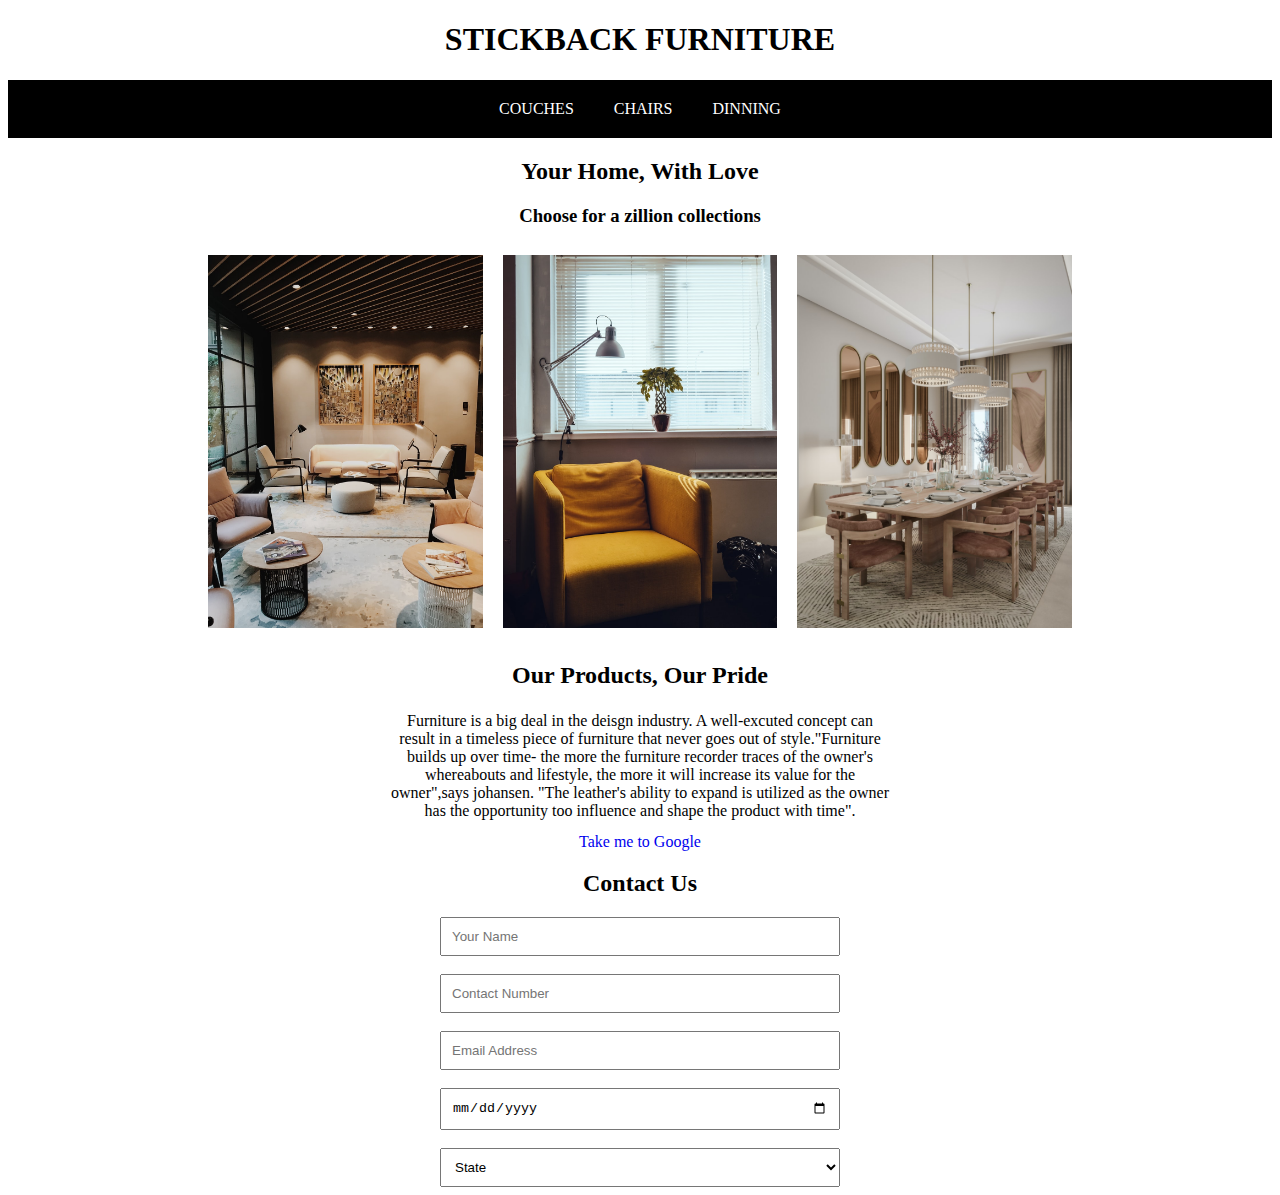
<file: task 1/index.html>
<!DOCTYPE html>
<html>
    <head>
        <title>STICKBACK FURNITURE</title>
        <style>
            *
            {
                box-sizing: border-box;
            }
            input,select {
            padding: 10px;
                width: 400px;
            }
            
        </style>
    </head>
    <body>
        <header>
            <h1 align="center">
                STICKBACK FURNITURE
            </h1>
        </header>

        <nav>
            <table cellspacing="0" cellpadding="0" width="100%">
                <tr bgcolor="black">
                    <td>
                        <table border="0" cellspacing="0"  cellpadding="20%" align="center" >
                            <tr>
                                <td align="center" style="color: #ffffff;">COUCHES</td>
                                <td align="center" style="color: #ffffff;">CHAIRS</td>
                                <td align="center" style="color: #ffffff;">DINNING</td>
                            </tr>
                        </table>
                    </td>
                </tr>
            </table>
        </nav>

        <section>
            <h2 align="center">
                <b>Your Home, With Love</b>
            </h2>
            <h3 align="center">
                <b>Choose for a zillion collections</b>
            </h3>

            <table cellspacing="0" cellpadding="10%" width="70%"  align="center">
                <tr>
                    <td  align="right">
                        <img src="img/couches.png" width="100%"/>
                    </td>
                    <td  align="center" >
                        <img src="img/chairs.png" width="100%"/>
                    </td>
                    <td  align="left" >
                        <img src="img/dining.png" width="100%"/>
                    </td>
                </tr>
            </table>
        </section>

        <article>
            <h2 align="center">
                Our Products, Our Pride
            </h2>

            <table align="center" width="40%">
                <tr>
                    <td align="center">
                    Furniture is a big deal in the deisgn industry. A well-excuted concept can result in a timeless piece of 
                    furniture that never goes out of style."Furniture builds up over time- the more the furniture recorder traces of the owner's 
                    whereabouts and lifestyle, the more it will increase its value for the owner",says johansen. "The leather's ability to expand
                    is utilized as the owner has the opportunity too influence and shape the product with time".
                    </td>
                </tr>
            </table>

            <div align="center" style="margin-top: 10px;">
            <a href="https://www.google.com" target="_blank" style="text-decoration: none;">Take me to Google</a></div>

            <h2 align="center">Contact Us</h2>
        </article>
        
        <footer>
            <form align="center" method="post">
                <input  type="name" placeholder="Your Name"><br><br>
                <input  type="number" placeholder="Contact Number"><br><br>
                <input  type="email"placeholder="Email Address"><br><br>
                <input  type="date" placeholder="Year of Birth" id="date"><br><br>
                <select type="option">
                    <option selected disabled>State</option>
                    <option>Tamilnadu</option>
                    <option>Karnataka</option>
                    <option>Kerala</option>
                </select>
            </form>
        </footer>

    </body>
</html>
</file>
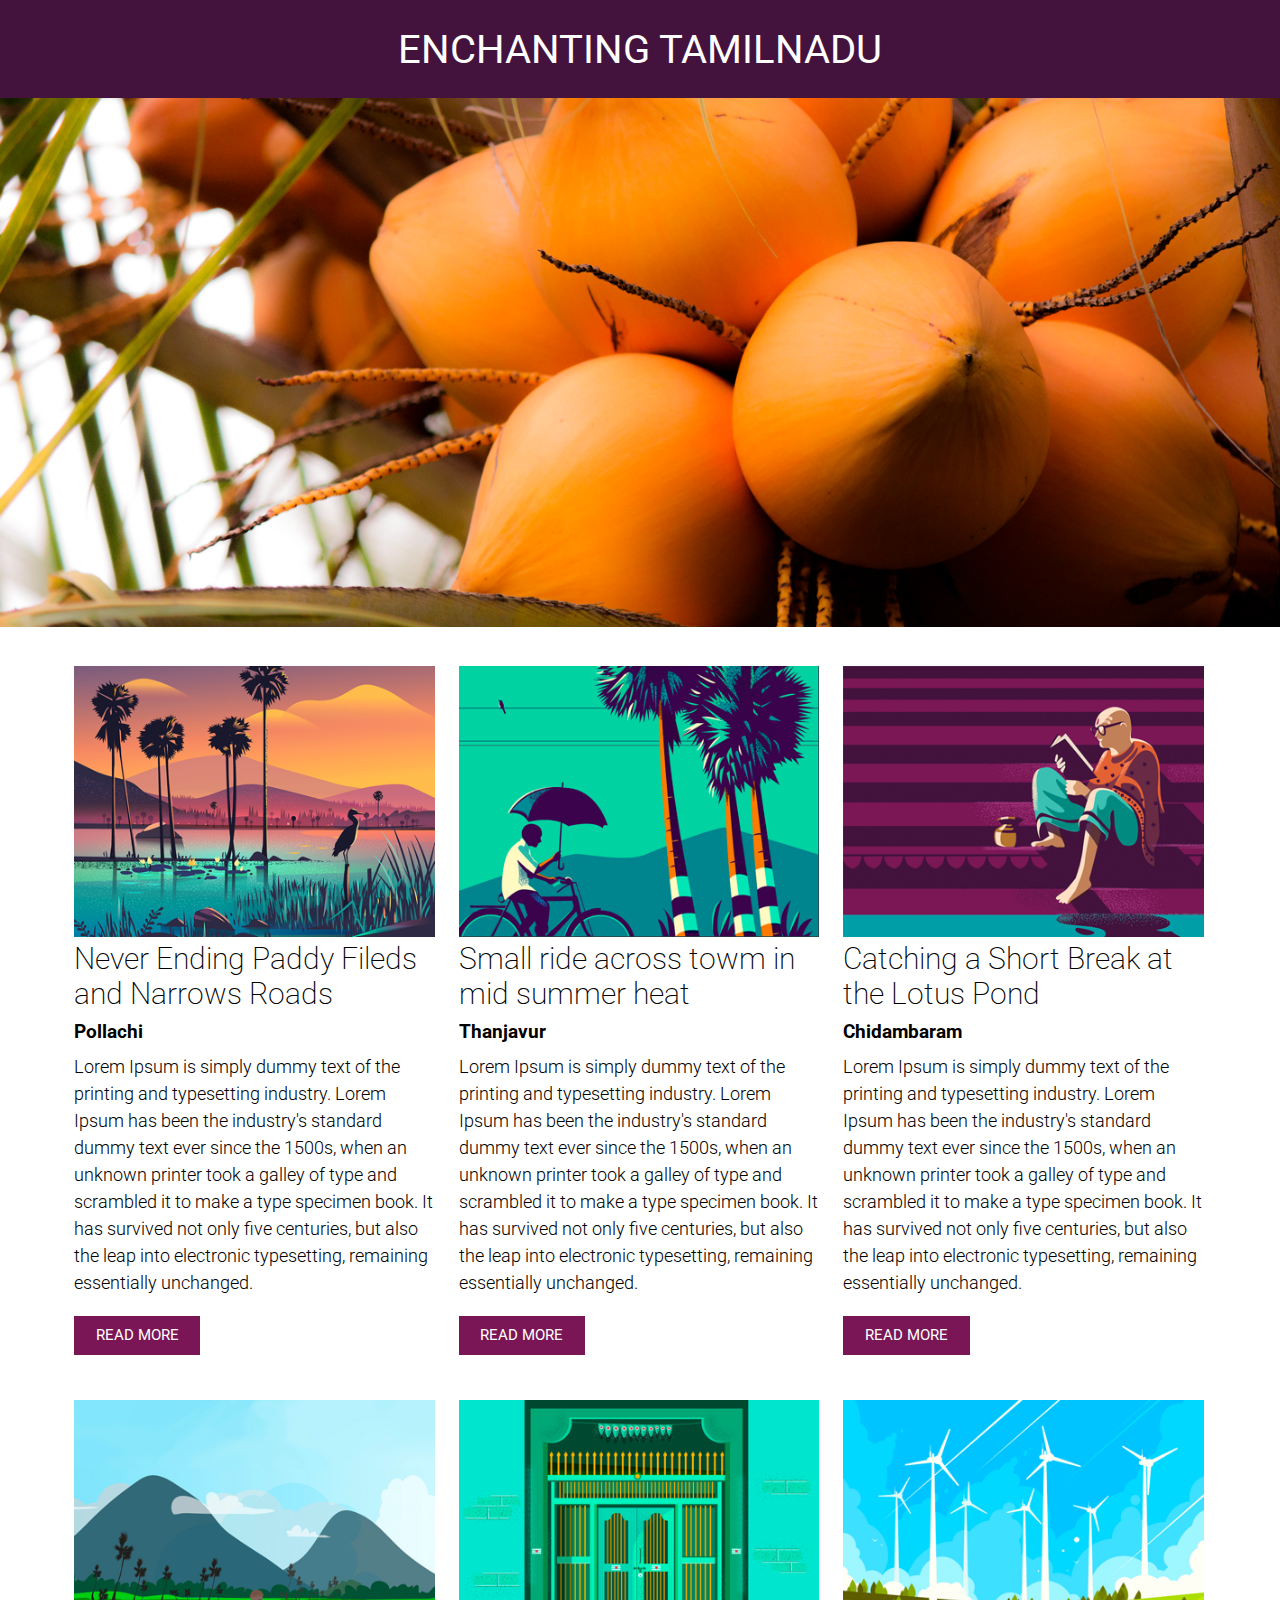
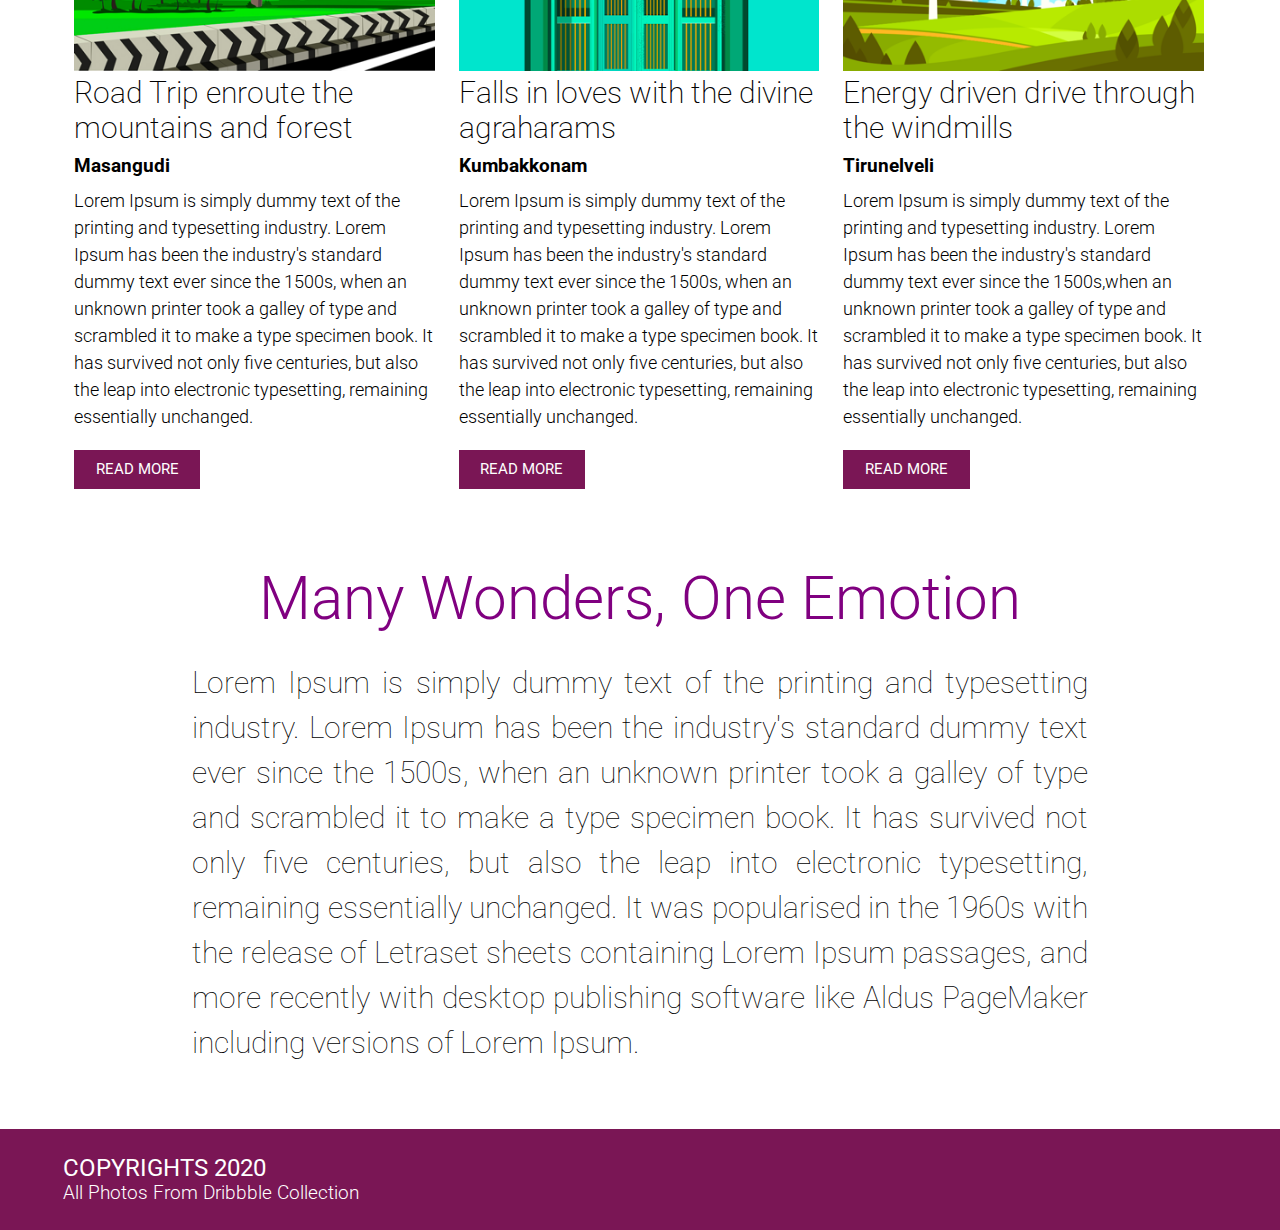
<file: task 2/index.html>
<!DOCTYPE html>
<html>
    <head>
        <title>ENCHANTING TAMILNADU</title>
        <link rel="preconnect" href="https://fonts.googleapis.com"/>
        <link rel="preconnect" href="https://fonts.gstatic.com" crossorigin/>
        <link href="https://fonts.googleapis.com/css2?family=Roboto:ital,wght@0,100;0,300;0,500;0,700;0,900;1,100&display=swap" rel="stylesheet"/>
        <link rel="stylesheet" href="css/style.css"/>
    </head>

    <body>
        <header>
            ENCHANTING TAMILNADU
        </header>
        <div class="Main-image ">
            <img src="img/cover.png" />
        </div>


        <div class="containerBox">
            <div class="cards">
                <div>
                    <img src="img/pollachi.png" alt="Pollachi image"/>
                </div>
                <div class="cards-header">
                    <h2>Never Ending Paddy Fileds and Narrows Roads</h2>
                </div>
                <h3>Pollachi</h3>
                <div class="cards-article">
                    <p>
                    Lorem Ipsum is simply dummy text of the printing and
                    typesetting industry. Lorem Ipsum has been the
                    industry's standard dummy text ever since the 1500s,
                    when an unknown printer took a galley of type and
                    scrambled it to make a type specimen book. It has
                    survived not only five centuries, but also the leap into
                    electronic typesetting, remaining essentially
                    unchanged.</p>
                </div>
                <button>READ MORE</button>
            </div>
            <div class="cards">
                <div>
                    <img src="img/thanjavur.png" alt="Thanjavur image"/>
                </div>
                <div class="cards-header">
                    <h2>Small ride across towm in mid summer heat</h2>
                 </div>
                <h3>Thanjavur</h3>
                <div class="cards-article">
                    <p>
                    Lorem Ipsum is simply dummy text of the printing and
                    typesetting industry. Lorem Ipsum has been the
                    industry's standard dummy text ever since the 1500s,
                    when an unknown printer took a galley of type and
                    scrambled it to make a type specimen book. It has
                    survived not only five centuries, but also the leap into
                    electronic typesetting, remaining essentially
                    unchanged.</p>
                </div>
                <button>READ MORE</button>
            </div>
            <div class="cards">
                <div>
                    <img src="img/chidambaram.png" alt="Chidambaram image "/>
                </div>
                <div class="cards-header">
                    <h2>Catching a Short Break at the Lotus Pond</h2>
                </div>
                <h3>Chidambaram</h3>
                <div class="cards-article">
                    <p>
                    Lorem Ipsum is simply dummy text of the printing and
                    typesetting industry. Lorem Ipsum has been the
                    industry's standard dummy text ever since the 1500s,
                    when an unknown printer took a galley of type and
                    scrambled it to make a type specimen book. It has
                    survived not only five centuries, but also the leap into
                    electronic typesetting, remaining essentially
                    unchanged.
                    </p>
                </div>
                <button>READ MORE</button>
            </div>
        </div>

        <div class="containerBox">
            <div class="cards">
                <div>
                    <img src="img/masangudi.png" alt="Masangudi image"/>
                </div>
                <div class="cards-header">
                    <h2>Road Trip enroute the mountains and forest</h2>
                </div>
                <h3>Masangudi</h3>
                <div class="cards-article">
                    <p>
                    Lorem Ipsum is simply dummy text of the printing and
                    typesetting industry. Lorem Ipsum has been the
                    industry's standard dummy text ever since the 1500s,
                    when an unknown printer took a galley of type and
                    scrambled it to make a type specimen book. It has
                    survived not only five centuries, but also the leap into
                    electronic typesetting, remaining essentially
                    unchanged.
                    </p>
                </div>
                <button>READ MORE</button>
            </div>
            <div class="cards">
                <div>
                    <img src="img/kumbakonam.png" alt="Kumbakkonam image"/>
                </div>
                <div class="cards-header">
                    <h2>Falls in loves with the divine agraharams</h2>
                </div>
                <h3>Kumbakkonam</h3>
                <div class="cards-article">
                    <p>
                    Lorem Ipsum is simply dummy text of the printing and
                    typesetting industry. Lorem Ipsum has been the
                    industry's standard dummy text ever since the 1500s,
                    when an unknown printer took a galley of type and
                    scrambled it to make a type specimen book. It has
                    survived not only five centuries, but also the leap into
                    electronic typesetting, remaining essentially
                    unchanged.</p>
                </div>
                <button>READ MORE</button>
            </div>
            <div class="cards">
                <div>
                    <img src="img/tirunelveli.png" alt="Tirunelveli image"/>
                </div>
                <div class="cards-header">
                    <h2>Energy driven drive through the windmills</h2>
                </div>
                <h3>Tirunelveli</h3>
                <div class="cards-article">
                    <p>
                    Lorem Ipsum is simply dummy text of the printing and typesetting industry. Lorem Ipsum has been the
                    industry's standard dummy text ever since the 1500s,when an unknown printer took a galley of type and
                    scrambled it to make a type specimen book. It has survived not only five centuries, but also the leap into
                    electronic typesetting, remaining essentially unchanged.</p>
                </div>
                <button>READ MORE</button>
            </div>
        </div>

        <section>
            <div class="section-header">
                <p>Many Wonders, One Emotion</p>
            </div>

            <p class="section-article">Lorem Ipsum is simply dummy text of the printing and typesetting industry. Lorem Ipsum has been 
                the industry's standard dummy text ever since the 1500s, when an unknown printer took a galley of
                type and scrambled it to make a type specimen book. It has survived not only five centuries, but also            
                the leap into electronic typesetting, remaining essentially unchanged. It was popularised in the
                1960s with the release of Letraset sheets containing Lorem Ipsum passages, and more recently with
                desktop publishing software like Aldus PageMaker including versions of Lorem Ipsum.</p>
        </section>

        <footer>
            <h2>COPYRIGHTS 2020</h2>
            <h3>All Photos From Dribbble Collection</h3>
        </footer>
    </body>

</html>
</file>
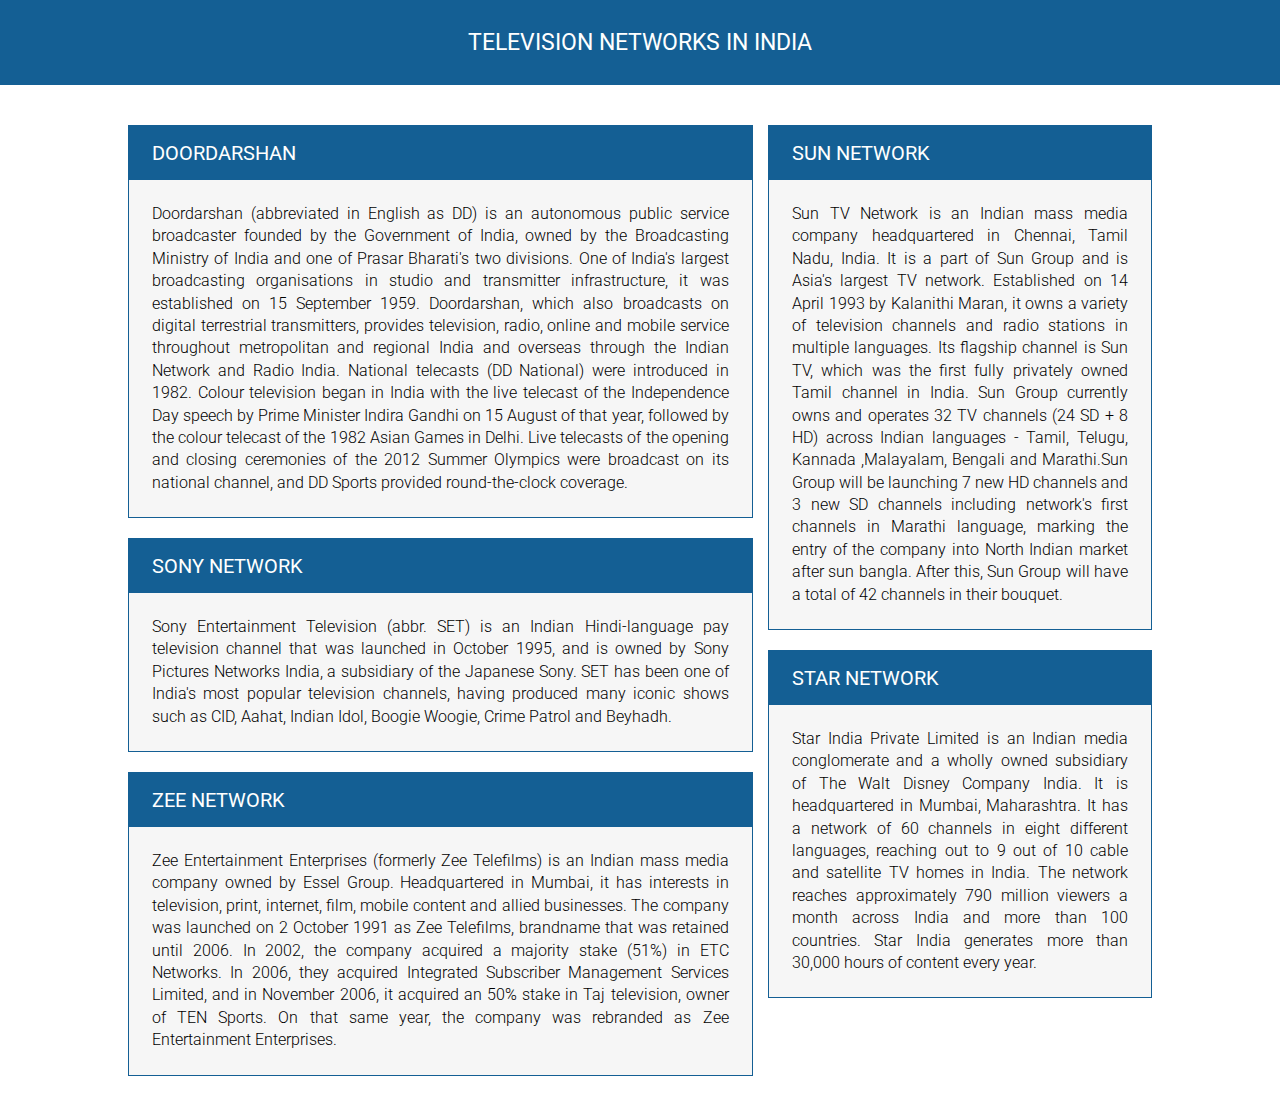
<file: task 4 /index.html>
<!DOCTYPE html>
<html>
    <head>
        <title>Television  Network In India</title>
        <link rel="preconnect" href="https://fonts.googleapis.com"/>
        <link rel="preconnect" href="https://fonts.gstatic.com" crossorigin/>
        <link href="https://fonts.googleapis.com/css2?family=Roboto:ital,wght@0,100;0,300;0,500;0,700;0,900;1,100&display=swap" rel="stylesheet"/>
        <meta name="viewport" content="width=device-width, initial-scale=1.0">
        <link rel="stylesheet" href="css/style1.css">
    </head>
    <body>
        <header>TELEVISION NETWORKS IN INDIA</header>

        <div class="containerBox">

            <div class="left">

                <div class="card">
                    <div class="card-header">DOORDARSHAN</div>
                        <div class="card-article">
                            Doordarshan (abbreviated in English as DD) is an autonomous public service broadcaster founded by the Government of India, 
                            owned by the Broadcasting Ministry of India and one of Prasar Bharati's two divisions. One of India's largest broadcasting organisations
                            in studio and transmitter infrastructure, it was established on 15 September 1959. Doordarshan, which also broadcasts on digital terrestrial 
                            transmitters, provides television, radio, online and mobile service throughout metropolitan and regional India and overseas through
                            the Indian Network and Radio India. National telecasts (DD National) were introduced in 1982. Colour television began in India with the
                            live telecast of the Independence Day speech by Prime Minister Indira Gandhi on 15 August of that year, followed by the colour telecast
                            of the 1982 Asian Games in Delhi. Live telecasts of the opening and closing ceremonies of the 2012 Summer Olympics were broadcast 
                            on its national channel, and DD Sports provided round-the-clock coverage.
                        </div>
                </div>

                <div class="card">
                    <div class="card-header">SONY NETWORK</div>
                        <div class="card-article">
                            Sony Entertainment Television (abbr. SET) is an Indian Hindi-language pay television channel that was launched
                            in October 1995, and is owned by Sony Pictures Networks India, a subsidiary of the Japanese Sony. 
                            SET has been one of India's most popular television channels, having produced many iconic shows such as CID, Aahat, Indian Idol, 
                            Boogie Woogie, Crime Patrol and Beyhadh.
                        </div>
                </div>

                <div  class="card">
                    <div class="card-header">ZEE NETWORK</div>
                        <div class="card-article">
                            Zee Entertainment Enterprises (formerly Zee Telefilms) is an Indian mass media company owned by Essel Group. Headquartered 
                            in Mumbai, it has interests in television, print, internet, film, mobile content and allied businesses. The company was launched 
                            on 2 October 1991 as Zee Telefilms, brandname that was retained until 2006. In 2002, the company acquired a majority stake (51%) 
                            in ETC Networks. In 2006, they acquired Integrated Subscriber Management Services Limited, and in November 2006, it acquired an 50%
                            stake in Taj television, owner of TEN Sports. On that same year, the company was rebranded as Zee Entertainment Enterprises.
                        </div>
                </div>
            </div>

            <div class="rght">
                <div class="card">
                    <div class="card-header">SUN NETWORK</div>
                        <div class="card-article">
                            Sun TV Network is an Indian mass media company headquartered in Chennai, Tamil Nadu, India. It is a part of Sun
                            Group and is Asia's largest TV network. Established on 14 April 1993 by Kalanithi Maran, it owns a variety of 
                            television channels and radio stations in multiple languages. Its flagship channel is Sun TV, which was the 
                            first fully privately owned Tamil channel in India. Sun Group currently owns and operates 32 TV channels (24 SD + 8 HD)
                            across Indian languages - Tamil, Telugu, Kannada ,Malayalam, Bengali and Marathi.Sun Group will be launching 7 new HD 
                            channels and 3 new SD channels including network's first channels in Marathi language, marking the entry of the company 
                            into North Indian market after sun bangla. After this, Sun Group will have a total of 42 channels in their bouquet.
                        </div>
                </div>

                <div class="card">
                    <div class="card-header">STAR NETWORK</div>
                        <div class="card-article">
                            Star India Private Limited is an Indian media conglomerate and a wholly owned subsidiary of The Walt Disney Company
                            India. It is headquartered in Mumbai, Maharashtra. It has a network of 60 channels in eight different languages,
                            reaching out to 9 out of 10 cable and satellite TV homes in India. The network reaches approximately 790 million 
                            viewers a month across India and more than 100 countries. Star India generates more than 30,000 hours of content every year.
                        </div>
                </div>
            </div>

            <div class="clearfix"></div>
            
        </div>
        

    </body>
</html>
</file>
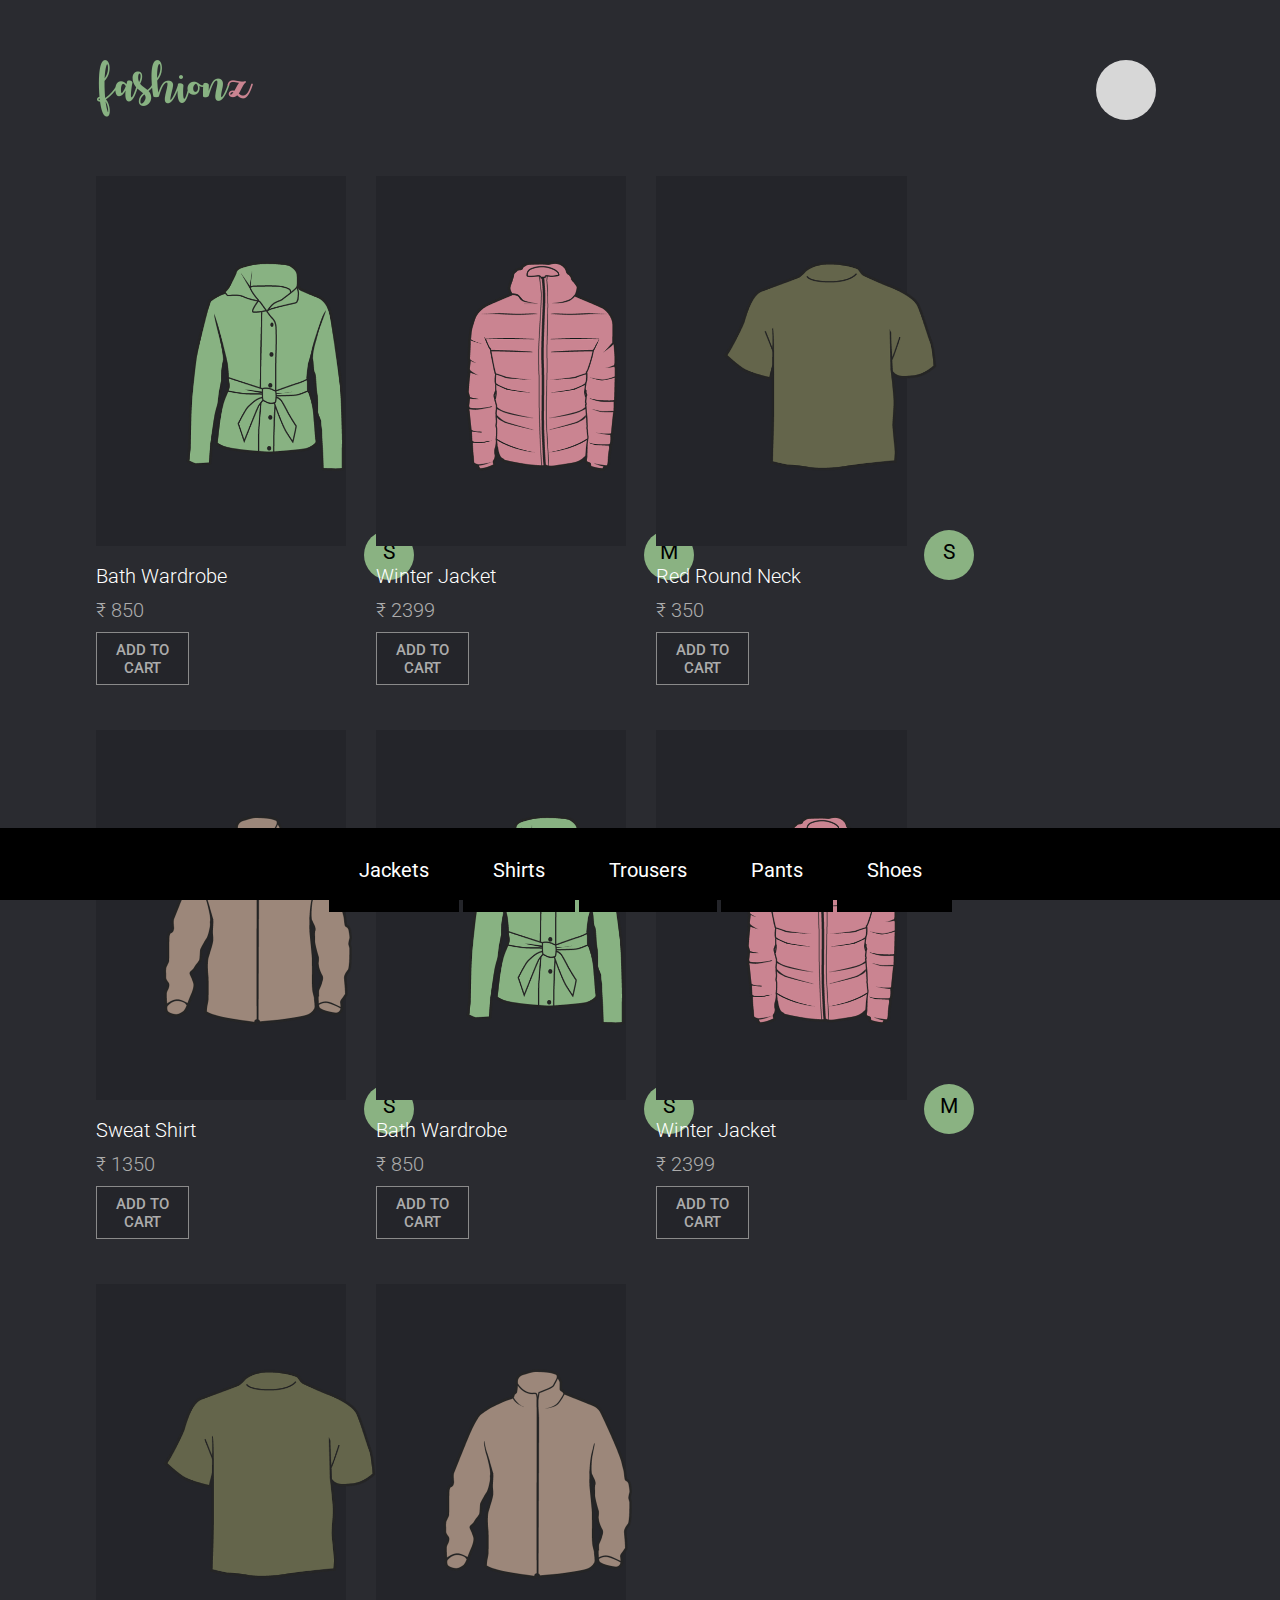
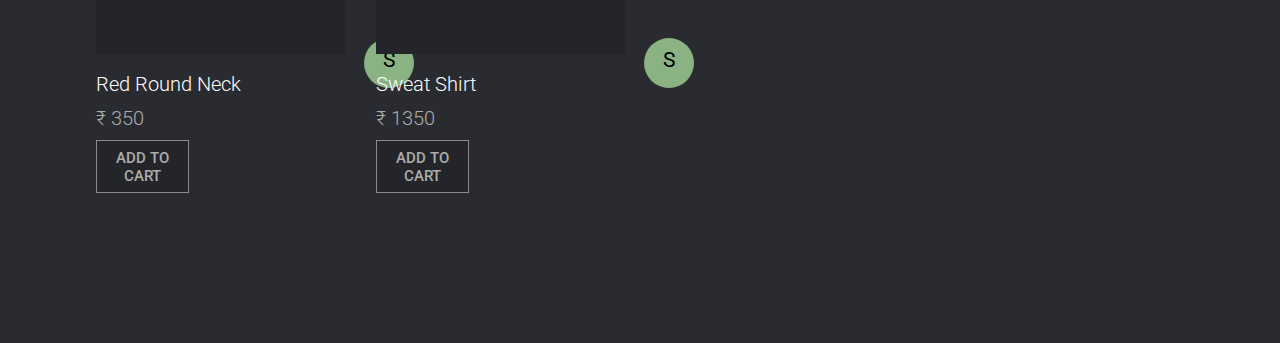
<file: task 6/index.html>
<!DOCTYPE html>
<html>
    <head>
        <title>Fashionz</title>
        <link rel="preconnect" href="https://fonts.googleapis.com"/>
        <link rel="preconnect" href="https://fonts.gstatic.com" crossorigin/>
        <link href="https://fonts.googleapis.com/css2?family=Roboto:ital,wght@0,100;0,300;0,500;0,700;0,900;1,100;1,400;1,500;1,700;1,900&display=swap" rel="stylesheet"/>
        <link rel="stylesheet" href="https://cdnjs.cloudflare.com/ajax/libs/font-awesome/6.3.0/css/all.min.css" 
        integrity="sha512-SzlrxWUlpfuzQ+pcUCosxcglQRNAq/DZjVsC0lE40xsADsfeQoEypE+enwcOiGjk/bSuGGKHEyjSoQ1zVisanQ==" crossorigin="anonymous" referrerpolicy="no-referrer" />
        <link rel="stylesheet" href="css/style.css"/>
    </head>
    <body>
            <div class="main">

                <div class="header" >
                    <div class="logo-image">
                        <img src="img/logo.png" alt="This is an logo image "/>
                    </div>
                    <div class="aside-circle"></div>
                    <div class="dropdown">
                        <div class="details"><a href="">My Account</a></div>
                        <div class="details"><a href="">My Orders</a></div>
                        <div class="details"><a href="">My Wish List</a></div>
                        <div class="details"><a href="">Logout</a></div>
                    </div>
                </div>

                <div class="container">

                    <div class="card">
                        <div class="tshirt-card-img">
                            <img src="img/shirt.png" alt="This is shirt image"/> 
                        </div>
                        <span class="star"><i class="fa-regular fa-star"></i>
                            <i class="star-fill fa-solid fa-star"></i>
                        </span>
                        <div class="word-circle">
                            <div class="circle">S</div>
                        </div>
                       <div class="description">
                            <h2>Bath Wardrobe</h2>
                            <p>₹ 850</p>
                            <button>ADD TO CART</button>  
                       </div>
                    </div>

                    <div class="card">
                        <div class="tshirt-card-img"><img src="img/jacket.png" alt="This is shirt image"/>
                        </div>
                        <span class="star">
                            <i class="fa-regular fa-star"></i>
                            <i class="star-fill fa-solid fa-star"></i>
                        </span>
                        <div class="word-circle">
                            <div class="circle">M</div>
                        </div>
                        <div class="description">
                            <h2>Winter Jacket</h2>
                            <p>₹ 2399</p>
                            <button>ADD TO CART</button>
                        </div>
                    </div>
                    

                    <div class="card">
                        <div class="jacket-card-img"><img src="img/tshirt.png" alt="This is shirt image"/>
                        </div>
                        <span class="star">
                            <i class="fa-regular fa-star"></i>
                            <i class="star-fill fa-solid fa-star"></i>
                        </span>
                        <div class="word-circle">
                            <div class="circle">S</div>
                        </div>
                        <div class="description">
                            <h2>Red Round Neck</h2>
                            <p>₹ 350</p>
                            <button>ADD TO CART</button>
                        </div>
                    </div>
                    
                    <div class="card">
                        <div class="jacket-card-img"><img src="img/sweatshirt.png" alt="This is shirt image"/>
                        </div>
                        <span class="star">
                            <i class="fa-regular fa-star"></i>
                            <i class="star-fill fa-solid fa-star"></i>
                        </span>
                        <div class="word-circle">
                            <div class="circle">S</div>
                        </div>
                        <div class="description">
                            <h2>Sweat Shirt</h2>
                            <p>₹ 1350</p>
                            <button>ADD TO CART</button>
                        </div>
                    </div>

                    <div class="card">
                        <div class="tshirt-card-img"><img src="img/shirt.png" alt="This is shirt image"/>
                        </div>
                        <span class="star">
                            <i class="fa-regular fa-star"></i>
                            <i class="star-fill fa-solid fa-star"></i>
                        </span>
                        <div class="word-circle">
                            <div class="circle">S</div>
                        </div>
                        <div class="description">
                            <h2>Bath Wardrobe</h2>
                            <p>₹ 850</p>
                            <button>
                                ADD TO CART
                            </button> 
                        </div> 
                    </div>

                    <div class="card">
                        <div class="tshirt-card-img"><img src="img/jacket.png" alt="This is shirt image"/>
                        </div>
                        <span class="star">
                            <i class="fa-regular fa-star"></i>
                            <i class="star-fill fa-solid fa-star"></i>
                        </span>
                        <div class="word-circle">
                            <div class="circle">M</div>
                        </div>
                        <div class="description">
                            <h2>Winter Jacket</h2>
                            <p>₹ 2399</p>
                            <button>ADD TO CART</button>
                        </div>
                    </div>
                    

                    <div class="card">
                        <div class="jacket-card-img"><img src="img/tshirt.png" alt="This is shirt image"/>
                        </div>
                        <span class="star">
                            <i class="fa-regular fa-star"></i>
                            <i class="star-fill fa-solid fa-star"></i>
                        </span>
                        <div class="word-circle">
                            <div class="circle">S</div>
                        </div>
                        <div class="description">
                            <h2>Red Round Neck</h2>
                            <p>₹ 350</p>
                            <button>ADD TO CART</button>
                        </div>
                    </div>
                    
                    <div class="card">
                        <div class="jacket-card-img"><img src="img/sweatshirt.png" alt="This is shirt image"/>
                        </div>
                        <span class="star">
                            <i class="fa-regular fa-star"></i>
                            <i class="star-fill fa-solid fa-star"></i>
                        </span>
                        <div class="word-circle">
                            <div class="circle">S</div>
                        </div>
                        <div class="description">
                            <h2>Sweat Shirt</h2>
                            <p>₹ 1350</p>
                            <button>ADD TO CART</button>
                        </div>
                    </div>
                
                
                </div>

            </div>   
            <footer>
                <span>Jackets</span>
                <span>Shirts</span>
                <span>Trousers</span>
                <span>Pants</span>
                <span>Shoes</span>
            </footer>
    </body>
    

</html>
</file>
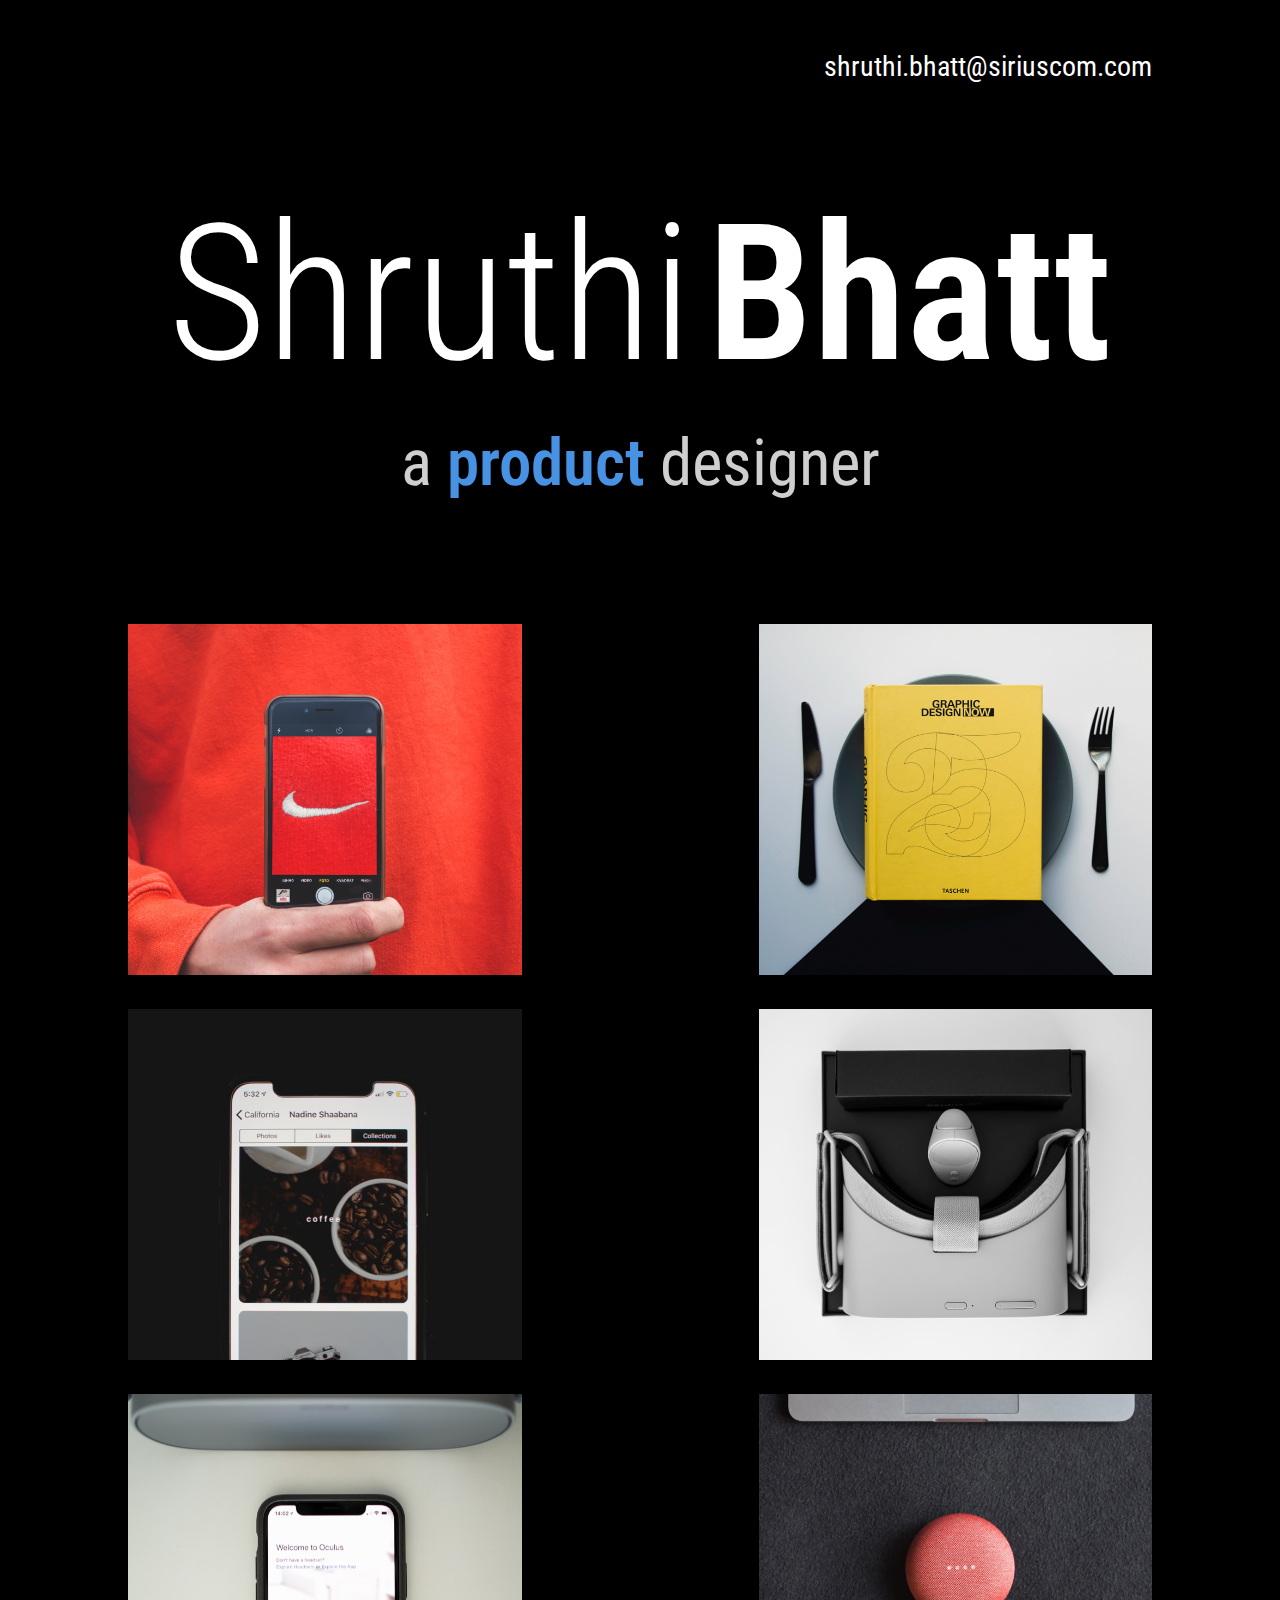
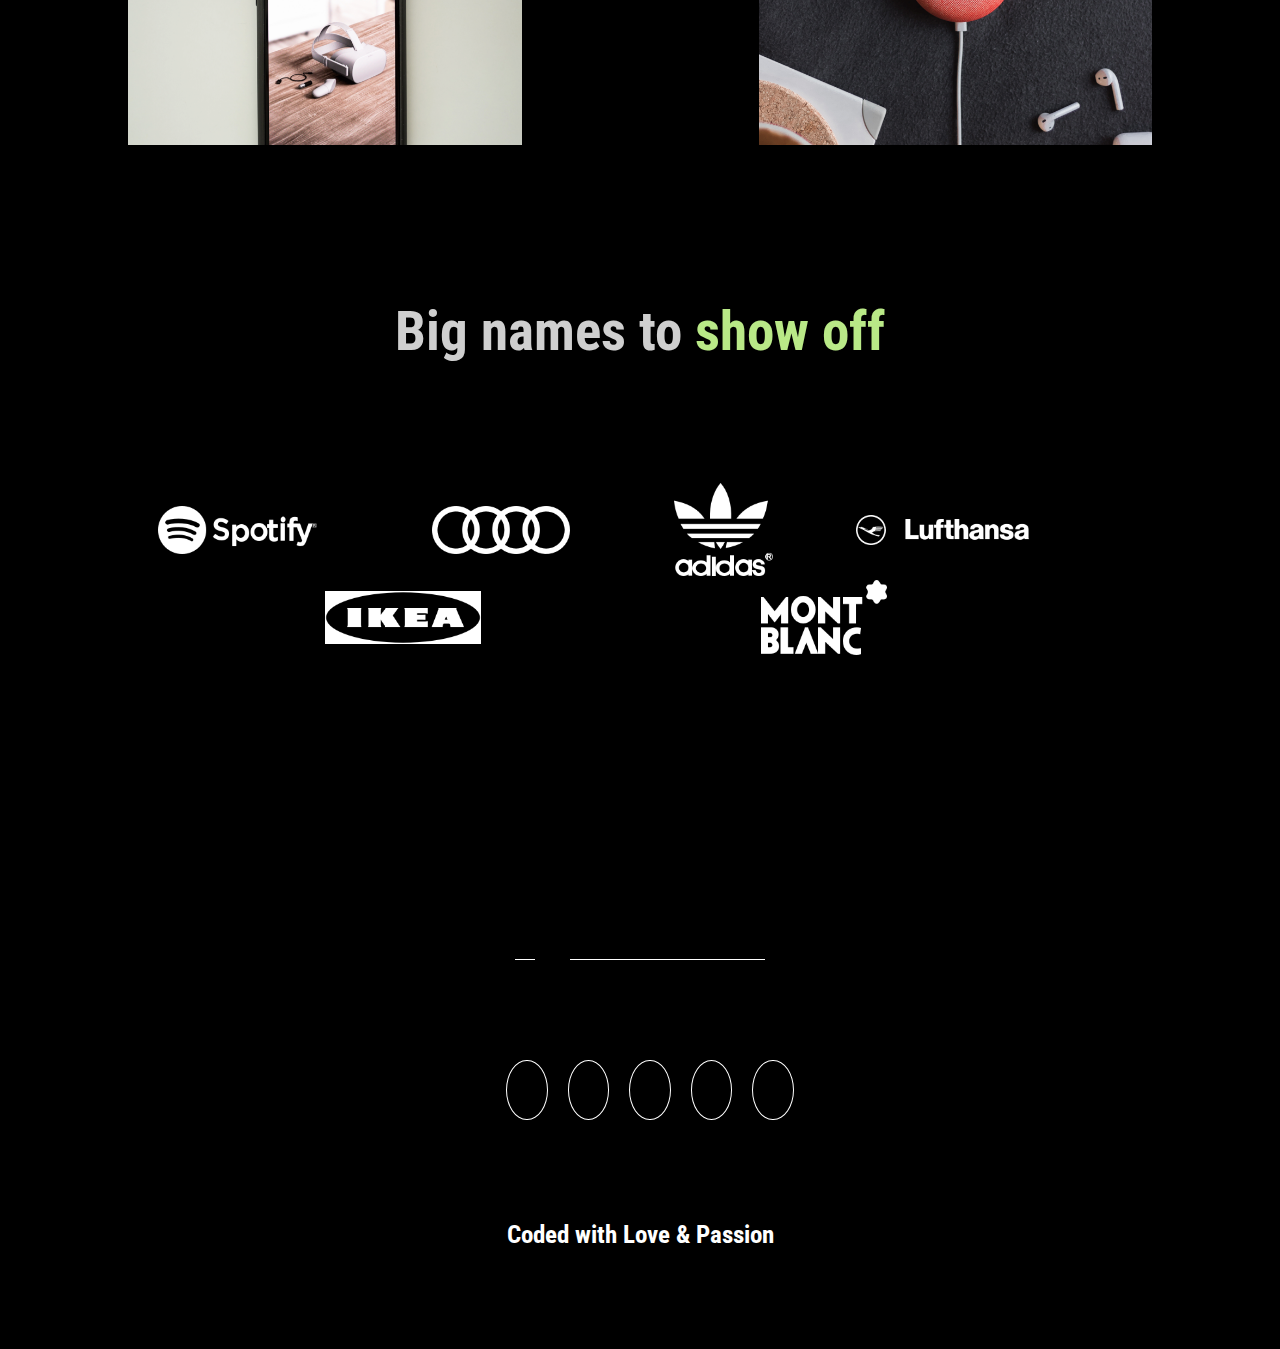
<file: task 7/index.html>
<!DOCTYPE html>
<html>
    <head>
        <title>Shruthi Bhatt</title>
        <link rel="preconnect" href="https://fonts.googleapis.com"/>
        <link rel="preconnect" href="https://fonts.gstatic.com" crossorigin/>
        <link href="https://fonts.googleapis.com/css2?family=Roboto:ital,wght@0,100;0,300;0,500;0,700;0,900;1,100;1,400;1,500;1,700;1,900&display=swap" rel="stylesheet"/>
        <link href="https://fonts.googleapis.com/css2?family=Roboto+Condensed:ital,wght@0,300;0,400;1,300;1,400&family=Roboto:ital,wght@0,100;0,300;0,500;0,700;0,900;1,100;1,400;1,500;1,700;1,900&display=swap" 
        rel="stylesheet"/>
        <link rel="stylesheet" href="https://cdnjs.cloudflare.com/ajax/libs/font-awesome/6.3.0/css/all.min.css" 
        integrity="sha512-SzlrxWUlpfuzQ+pcUCosxcglQRNAq/DZjVsC0lE40xsADsfeQoEypE+enwcOiGjk/bSuGGKHEyjSoQ1zVisanQ==" crossorigin="anonymous" referrerpolicy="no-referrer" />
        <meta name="viewport" content="width=device-width, initial-scale=1.0"/>
        <link rel="stylesheet" href="css/style.css"/>
    </head>

    <body>
        <!-- mail id in top-->
        <div class="mail">shruthi.bhatt@siriuscom.com</div>

        <!-- name in header-->
        <header class="name">
            <span class="first-name">Shruthi</span>
            <span class="second-name"> Bhatt </span>
            <p>a <span>product</span> designer</p>
        </header>

        <!-- Poster image-->
        <div class="card-container">
            <div class="card"><img src="img/rawpixel-769308-unsplash.png" alt="this is an image of the card"/></div>
            <div class="card"><img src="img/fancycrave-329196-unsplash.png" alt="this is an image of the card"/></div>
            <div class="card"><img src="img/nadine-shaabana-1112616-unsplash.png" alt="this is an image of the card"/></div>
            <div class="card"><img src="img/fikri-rasyid-689579-unsplash.png" alt="this is an image of the card"/></div>
            <div class="card"><img src="img/marc-mueller-654355-unsplash.png" alt="this is an image of the card"/></div>
            <div class="card"><img src="img/jeff-sheldon-3219-unsplash.png" alt="this is an image of the card"/></div>
        </div>

        <!-- artice-->
        <div class="article">Big names to <span>show off</span></div>

        <!--partner image-->
        <div class="partner-container">
            <div class="partner"><img src="img/logo_1.png" alt="this is a partner image"/></div>
            <div class="partner "><img src="img/logo_3.png" alt="this is a partner image"/></div>
            <div class="partner"><img src="img/logo_18.png" alt="this is a partner image"/></div>
            <div class="partner"><img src="img/logo_7.png" alt="this is a partner image"/></div>
            <div class="partner"><img src="img/logo_11.png" alt="this is a partner image"/></div>
            <div class="partner"><img src="img/logo_2.png" alt="this is a partner image"/></div>
        </div>

        <!--horizontal line -->
        <div class="line">
            <div class="first-line"></div><div class="second-line"></div>
        </div>

        <!--social media icons-->
        <footer>
            <div class="circle"><i class="fa-brands fa-facebook-f"></i></div>
            <div class="circle"><i class="fa-brands fa-twitter"></i></div>
            <div class="circle"><i class="fa-brands fa-instagram"></i></div>
            <div class="circle"><i class="fa-brands fa-dribbble"></i></div>
            <div class="circle"><i class="fa-solid fa-m"></i></div>
        </footer>
        <article >Coded with Love & Passion</article>
    </body>

</html>
</file>
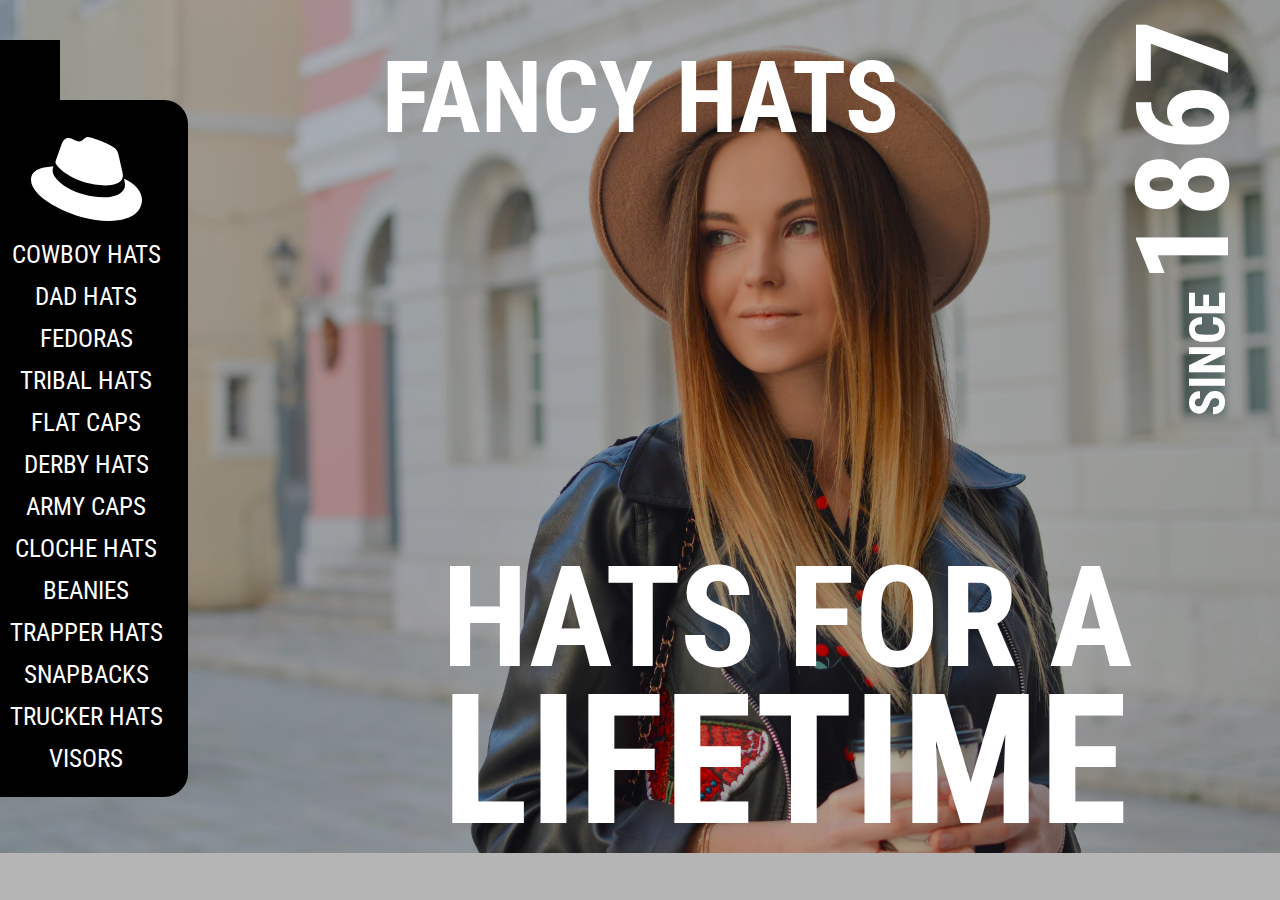
<file: task 8/index.html>
<!DOCTYPE html>
<html>
    <head>
        <title>Fancy Hats</title>
        <link rel="preconnect" href="https://fonts.googleapis.com"/>
        <link rel="preconnect" href="https://fonts.gstatic.com" crossorigin/>
        <link rel="preconnect" href="https://fonts.googleapis.com"/>
        <link rel="preconnect" href="https://fonts.gstatic.com" crossorigin/>
        <link href="https://fonts.googleapis.com/css2?family=Roboto+Condensed:ital,wght@0,300;0,400;0,700;1,300;1,400;1,700&family=Roboto:ital,wght@0,100;0,300;0,500;0,700;0,900;1,100;1,400;1,500;1,700;1,900&display=swap" 
        rel="stylesheet"/>
        <link rel="stylesheet" href="https://cdnjs.cloudflare.com/ajax/libs/font-awesome/6.3.0/css/all.min.css" 
        integrity="sha512-SzlrxWUlpfuzQ+pcUCosxcglQRNAq/DZjVsC0lE40xsADsfeQoEypE+enwcOiGjk/bSuGGKHEyjSoQ1zVisanQ==" crossorigin="anonymous" referrerpolicy="no-referrer" />
        <link rel="stylesheet" href="css/style.css"/>
    </head>
    <body>
        <!--head tag-->
        <header>FANCY HATS</header>

        <!--dropdown content-->
        <div class="dropdown">
            <div class="drop-btn"><i class="fa-solid fa-bars"></i></div>
            <div class="dropdown-content">
                <ul type="none">
                    <li><a><img src="img/hat-icon.svg" alt="hat image"/></a></li>
                    <li><a>COWBOY HATS</a></li>
                    <li><a>DAD HATS</a></li>
                    <li><a>FEDORAS</a></li>
                    <li><a>TRIBAL HATS</a></li>
                    <li><a>FLAT CAPS</a></li>
                    <li><a>DERBY HATS</a></li>
                    <li><a>ARMY CAPS</a></li>
                    <li><a>CLOCHE HATS</a></li>
                    <li><a>BEANIES</a></li>
                    <li><a>TRAPPER HATS</a></li>
                    <li><a>SNAPBACKS</a></li>
                    <li><a>TRUCKER HATS</a></li>
                    <li><a>VISORS</a></li>
                </ul>
            </div>
        </div>
        <!--bottom content-->
        <article>
            <div class="article">HATS FOR A</div>
            <div class="subarticle">LIFETIME</div>
        </article>
        <!--aside content-->
        <aside>
            <span class="first-aside">SINCE</span>
            <span class="second-aside">1867</span>
        </aside>
        <!--footer icon-->
        <footer>
            <a href="https://WWW.twitter.com" target="_blank"><i class="fa-brands fa-twitter"></i></a>
            <a href="https://www.facebook.com" target="_blank"><i class="fa-brands fa-facebook"></i></a>
        </footer>
    </body>

</html>
</file>
<file: task 2/css/style.css>
*
{
    margin: 0;
    padding :0;
    box-sizing: border-box;
    font-family: 'Roboto', sans-serif;
}
header
{
    color: white;
    background-color:#43133e;
    padding: 2%;
    text-align:center;
    font-size: 40px;
}
.Main-image
{
    width: 100%;
    background-repeat: no-repeat;
    background-position: center;
    background-size: cover;
    margin-bottom: 25px;
}
.containerBox
{
    width: 90%;
    margin: 0 auto;
    margin-bottom: 25px;
}
.cards
{
    display: inline-block;
    width: calc((100% - 10px) / 3);
    padding: 10px;
    font-weight: 100;
}
.cards-header
{
    
    margin-bottom: 10px;
}
.cards-header > h2
{
    font-weight: 200;
    font-size: 30px;
}
.cards-article
{
    font-weight: 300;
    font-size: 18px;
    margin: 10px 0px 20px 0px ;
    line-height: 1.5;
}
button
{
    font-size: 15px;
    font-weight: 400;
    background-color:#7a1655;
    color: #ffffff;
    padding: 3% 6% 3% 6%;
    border: none;
}
img{
    width: 100%;
}
.section-header{
    margin-top: 5%;
    color: #800080;
    text-align: center;
    font-weight: 300;
    font-size: 60px;
    margin-bottom: 2%;
}
.section-article
{
    font-weight: 100;
    font-size: 30px;
    text-align: justify;
    width:70%;
    margin: auto;
    margin-bottom: 5%;
    line-height: 1.5;
}
footer
{
    background-color:#7a1655;
    color: #ffffff;
    padding: 2%;
    padding-left: 4.9%;
}
footer h2{
    margin-bottom: 0px;
    font-weight: 400;
}
footer h3{
    margin-top: 0px;
    font-weight: 300;
}
</file>
<file: task 4 /css/style1.css>
*
{
    margin: 0;
    padding: 0;
    box-sizing: border-box;
    font-family: 'Roboto', sans-serif;
}
header{
    background-color:#145f94;
    color:white;
    text-align: center;
    padding: 29px;
    font-size: 23px;
    margin-bottom: 40px;
}
.containerBox
{
    width: 80%;
    margin: auto;
}
.left{
    float: left;
    width:61%;
}
.card
{
    border: 1px solid #145f94;
    width: 100%;
    margin-bottom: 20px;
}
.card-header
{
    font-size: 20px;
    font-weight: 400;
    background-color: #145f94;
    color: white;
    padding: 15px;
    padding-left: 23px;
}
.card-article{
    padding: 23px;
    font-size: 16px;
    font-weight: 300;
    background-color: #f6f6f6;
    line-height: 1.4;
    text-align: justify;
}
.rght
{
    float: right;
    width: 37.5%;
}
.clearfix
{
    clear: both;
}

/* @media only screen and (max-width: 768px) { 
    *
    {
    word-wrap: break-word;
    }
    .left, .right
    {
    width: 100%;
    }
    .card-header
    {
        text-align: center;
    }
   

} */
</file>
<file: task 6/css/style.css>
*
{
    margin: 0;
    padding: 0;
    box-sizing: border-box;
    font-family: 'Roboto', sans-serif;
}
body{
    background-color: #2a2b30;
}
.main
{
    width: 85%;
    margin: auto;
}
.header{
    position: relative;
    margin:auto;
    margin-bottom: -30px;
}
.logo-image{
    width: 157px;
    height: 10%;
}
.logo-image img{
    width:100%;
    margin-top:60px;
}
.aside-circle{
    position: absolute;
    background-color: #d7d7d7;
    width: 60px;
    height: 60px;
    border-radius: 50%;
    right:0px;
    top:60px;
    margin-right: 28px;
}
.dropdown{
    background-color: white;
    right: 25px;
    top:130px;
    display: none;
}
.details{
    width:230px;
    margin-top: 20px;
    margin-bottom: 20px;
}
a{
    text-decoration: none;
    padding:20px;
    margin-top: 10px;
    color:#000000;
}
.aside-circle:hover+.dropdown{
    position: absolute;
    display:block;
    margin-top: 10px;
    z-index: 1;
}

.container
{
    margin-top: 40px;
    margin-bottom: 150px;
}
.card
{
    position: relative;
    width:23%;
    margin-right: 26px;
    margin-top: 45px;
    display: inline-block;
}
.circle
{
    position: absolute;
    width:50px;
    height: 50px;
    border-radius: 50%;
    background-color: #8ab282;
    margin-left: 268px;
    text-align: center;
    bottom: 115px;
    padding-top: 3.8%;
    font-size: 21px;
    margin-bottom: -10px;
}
.star 
{
    color:#8ab282;
}
.star i
{
    position: absolute;
    font-size: 20px;
    margin-top: -350px;
    margin-left: 295px;
}
.star-fill 
{
    font-size: 20px;
    margin-top: -350px;
    margin-left: 287px;
    color: #8ab282;
    display: none;
}
.star i:hover ~.star-fill 
{
   display: inline-block;
}
.jacket-card-img, .tshirt-card-img
{
    height: 370px;
    background-color: #24252a;
}
.tshirt-card-img img
{
    margin: 85px 90px;
    max-height: 210px;
    display: inline-block;
}

.jacket-card-img img
{
    margin: 85px 67px;
    max-height: 210px;
    display: inline-block;
}
.description h2
{
    color:#ffffff;
    font-size: 20px;
    font-weight: 300;
    margin-top: 18px;
}
.description p
{
    color:#acacac;
    font-size: 20px;
    font-weight: 300;
    margin-top: 10px;
    margin-bottom: 10px;
}
.card button
{
    width: 37%;
    font-size: 15px;
    font-weight: 500;
    color:#acacac;
    background-color: #24252a;
    border: 1px solid #8a8a8a;
    padding: 3% 3.7%;
}
.card button:hover
{
    color:#000000;
    background-color: #8ab282;
    border: #000000;
}
footer
{
    position: fixed;
    color: white;
    width: 100%;
    background-color: #000000;
    text-align: center;
    bottom: 0;
    height:8vh;
}
footer span
{
    display: inline-block;
    background-color: #000000;
    padding: 30px;
    font-size: 20px;
}
</file>
<file: task 7/css/style.css>
* {
  margin: 0;
  padding: 0;
  box-sizing: border-box;
}

body {
  width: 80%;
  margin: auto;
  background-color: #000;
  font-family: "Roboto", sans-serif;
  font-family: "Roboto Condensed", sans-serif;
  color: #fff;
}

.mail {
  text-align: right;
  margin-top: 50px;
  font-size: 28px;
}

.name {
  text-align: center;
  margin-top: 100px;
}
.name span:nth-last-child(1) {
  color: #4892e3;
  font-weight: 600;
}

.first-name {
  font-size: 190px;
  font-weight: 300;
  width: 25%;
  margin-right: 1%;
}

.second-name {
  font-size: 190px;
  font-weight: 600;
  width: 25%;
}

p {
  font-size: 65px;
  margin-bottom: 12%;
  color: #cfcfcf;
  margin-top: 20px;
}

.card-container {
  display: flex;
  flex-wrap: wrap;
  justify-content:space-between;
  align-items: center;
}

.card img {
  margin-bottom: 30px;
  height: 39vh;
}

.article {
  margin-top: 120px;
  font-size: 55px;
  font-weight: bolder;
  text-align: center;
  color: #cfcfcf;
}
.article span {
  color: #b9e987;
}

.partner-container {
  margin-top: 120px;
  margin-bottom: 300px;
  display: flex;
  flex-wrap: wrap;
  justify-content: space-evenly;
  align-items: center;
}

.partner img {
  width: 65%;
}


.line {
  display: flex;
  /* flex-wrap: wrap; */
  justify-content: center;
  /* width: 75%; */
  /* margin: auto; */
}

.first-line {
  height: 1px;
  width: 2%;
  background-color: #fff;
  margin-bottom: 100px;
  margin-right: 35px;
}

.second-line {
  height: 1px;
  width: 19%;
  background-color: #fff;
  margin-bottom: 100px;
}

footer {
  width: 30%;
  display: flex;
  margin: auto;
}

.circle {
  width: 60px;
  height: 60px;
  border-radius: 50%;
  border: 1px solid #fff;
  display: flex;
  justify-content: center;
  align-items: center;
  margin-left: 20px;
}

.fa-brands {
  font-weight: 400;
  font-size: 36px;
}

.fa-solid {
  font-weight: 400;
  font-size: 36px;
}


article {
  margin: 100px 0px 100px 0px;
  font-size: 25px;
  text-align: center;
  font-weight: bolder;
}

@media only screen and (max-width: 425px) {
  .mail {
    font-size: 14px;
    /* margin-top: 121px; */
    position: absolute;
    /* position: absolute; */
    margin: 121px auto 0 auto;

    left: 50%;
    transform: translateX(-50%);
    text-align: center;
  }
  .name {
    margin-top: 100px;
  }
  .name p {
    font-size: 25px;
    margin-top: 20px;
  }
  .first-name {
    font-size: 45px;
    margin: auto;
  }
  .second-name {
    font-size: 45px;
    margin: auto;
  }
  .card-container {
    margin-top: 100px;
    display: flex;
    justify-content: center;
    align-items: center;
  }
  .card img {
    width: 100%;
    height: 50%;
    margin-top: -20px;
  }
  .article {
    width: 90%;
    font-size: 30px;
    margin-top: 60px;
    font-weight: bolder;
    margin: auto;
  }
  .partner-container
  {
    margin-top: 30px;
    margin-bottom: 80px;
  }
  .partner {
    max-width: 150px;
    min-width: 100px;
    display: flex;
    flex-wrap: wrap;
    justify-content: center;
    align-items: center;
    margin: 20px 0;
  }
  .partner:nth-child(3)
  {
    max-width: 100px;
  }
  /* .partner:nth-child(4)
  {
    width: 50%;
  } */
  .line {
    width: 80%;
    margin: auto;
  }
  .first-line {
    height: 1px;
    width: 5%;
    margin-right: 15px;
    margin-bottom: 60px;
  }
  .second-line {
    height: 1px;
    width: 45%;
    margin-bottom: 60px;
  }
  footer {
    width: 100%;
    display: flex;
  }
  .circle {
    width: 45px;
    height: 45px;
    border-radius: 50%;
    border: 1px solid #fff;
    display: flex;
    margin: auto;
  }
  .fa-brands {
    font-size: 30px;
  }
  .fa-solid {
    font-size: 30px;
  }
  article {
    margin: 60px 0;
    font-size: 20px;
  }
}
@media only screen and (max-width: 375px) {
  .article {
    font-size: 32px;
  }
}
@media only screen and (max-width: 320px) {
  .article {
    font-size: 28px;
  }
}/*# sourceMappingURL=style.css.map */
</file>
<file: task 8/css/style.css>
*
{
    padding: 0;
    margin: 0;
    box-sizing: border-box;
    font-family: 'Roboto Condensed', sans-serif;
}
body
{
    background-image: url("../img/background-image.png");
    background-size: cover;
    background-repeat: no-repeat;
    background-color:#b5b5b5;
    background-blend-mode:multiply ;
}
header
{
    position:absolute;
    font-size: 100px;
    font-weight: 700;
    color: #ffffff;
    margin-left: auto;
    margin-right: auto;
    left: 0;
    right: 0;
    margin-top: 39px;
    text-align: center;
    width:50%;
}
.icon
{
    background-color: #000000;
    width:90px;
    height: 90px;
    margin-top: 40px;
}
.icon i
{
    color: #ffffff;
    padding: 28px;
    font-size: 35px;
    margin: auto;
}
article
{
    width:70%;
    margin: auto;
}
.article
{
    color: #ffffff;
    position: absolute;
    bottom: 0;
    margin-left: 250px;
    font-size: 140px;
    font-weight: 700;
    margin-bottom: 200px;
}
.subarticle
{
    position: absolute;
    bottom: 0;
    margin-left: 250px;
    font-size: 181px;
    font-weight: 700;
    margin-bottom: 33px;
    color: #ffffff;
}
aside
{
    float: right;
}
.first-aside{
    position: relative;
    font-size: 50px;
    color: #ffffff;
    float: right;
    font-weight: 700;
    margin-top: 220px;
    margin-right: 10px;
    transform: rotate(270deg);

}
.second-aside{
    position: relative;
    font-size: 130px;
    color: #ffffff;
    float: right;
    margin-top: -30px;
    margin-right: -170px;
    transform: rotate(270deg);
    font-weight: 700;

}

.drop-btn {
    margin-top: 40px;
    background-color:#000000;
    color: #ffffff;
    padding: 30px;
    font-size: 35px;
    border: none;
    cursor: pointer;
  }
  .dropdown {
    display: inline-block;
  }

  .dropdown-content {
    position: absolute;
    background-color: #000000;
    width: 17%;
    left: -310px;
    transition: all 3s;
    border-radius:0px 24px 24px 0px;
  }
  
  .dropdown-content a {
    color:#ffffff;
    padding: 3%;
    padding-left: 10%;
    text-decoration: none;
    text-align: center;
    font-size: 25px;
    display: block;  
    cursor: pointer;
  }
  .dropdown-content li:not(.dropdown-content li:first-child):hover
  {
    background-color:#d2691e;
  }
  .dropdown-content li:last-child
  {
   padding-bottom:8% ;
  }
  .dropdown-content a img
  {
    padding-top: 30px;
  }
.dropdown:hover .dropdown-content {
    transform: translateX(280px);
}
  
footer
{
    font-size: 35px;
    float: right;
    position: fixed;
    bottom: 0;
    right: 30px;
    bottom: 20px;
    cursor: pointer;
}
footer a
{
color: #ffffff;
text-decoration: none;
}
.fa-facebook
{
    margin-left: 15px;
}
</file>
